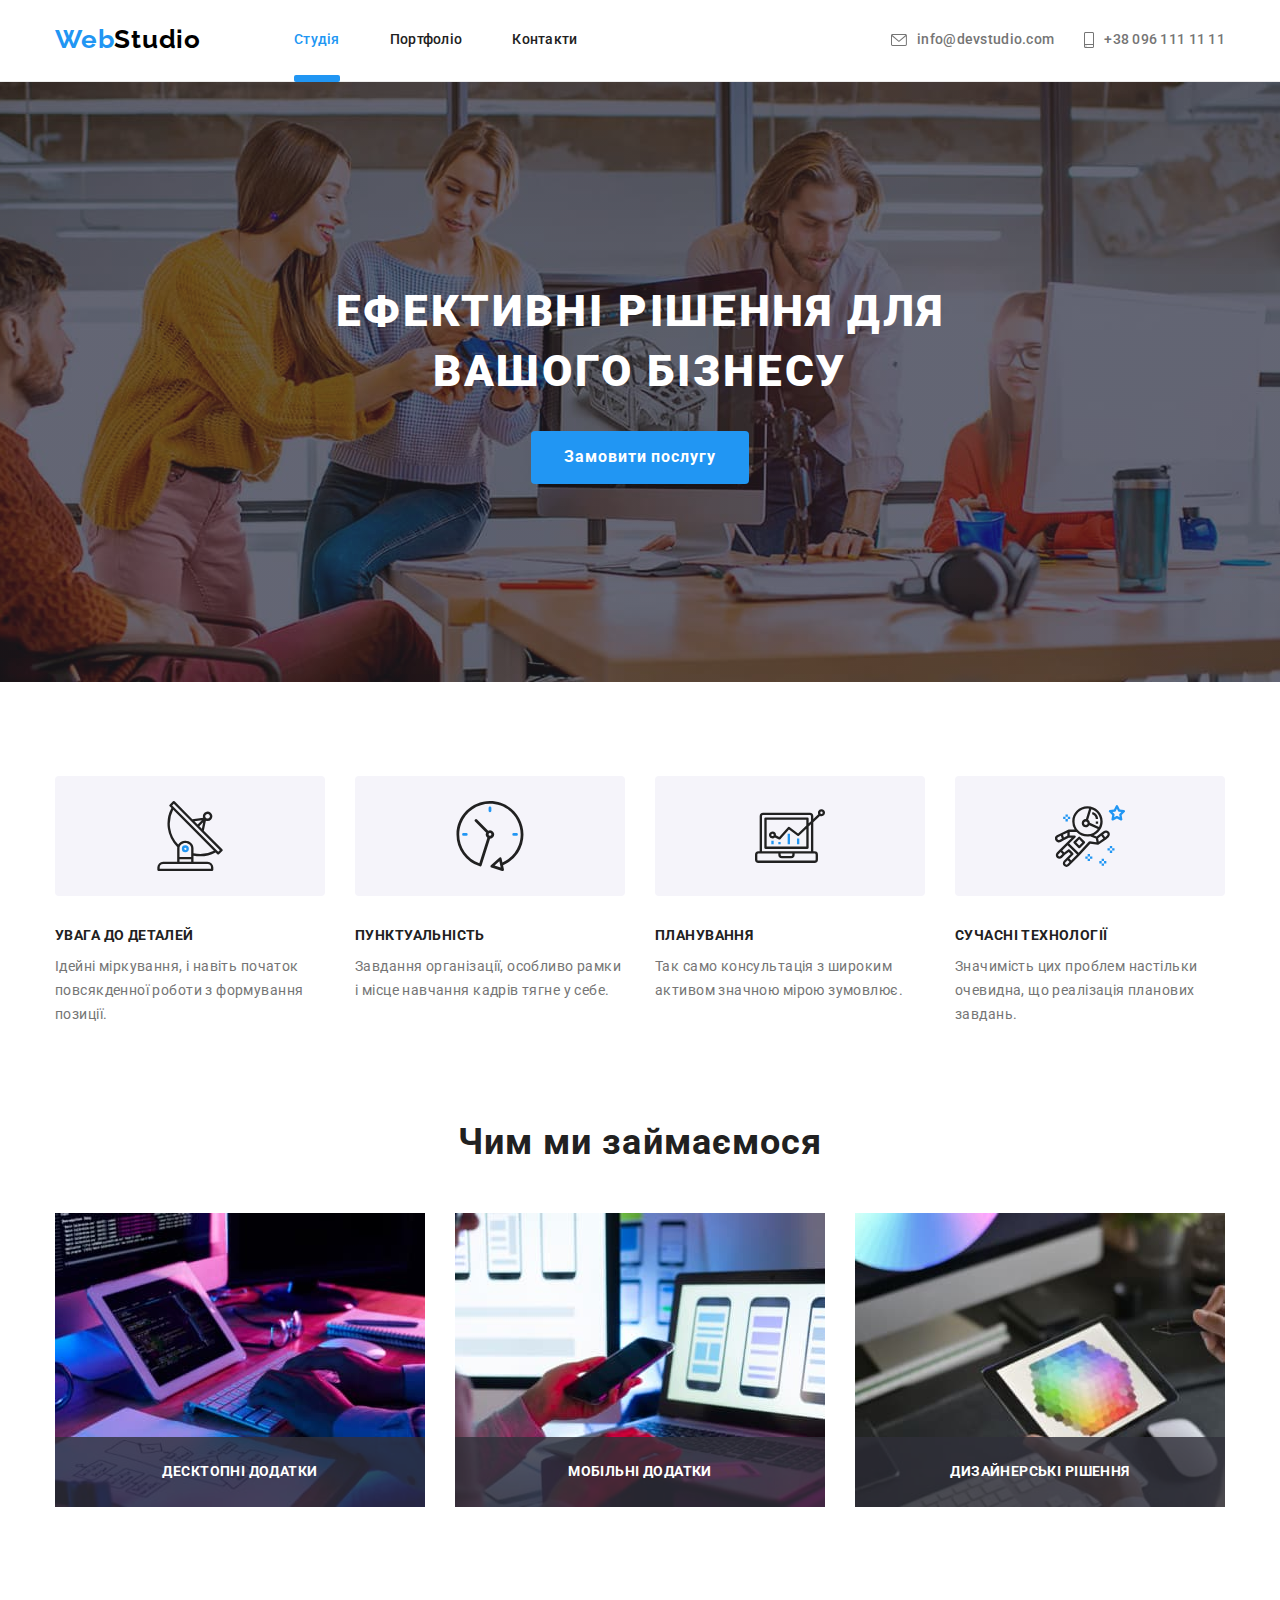
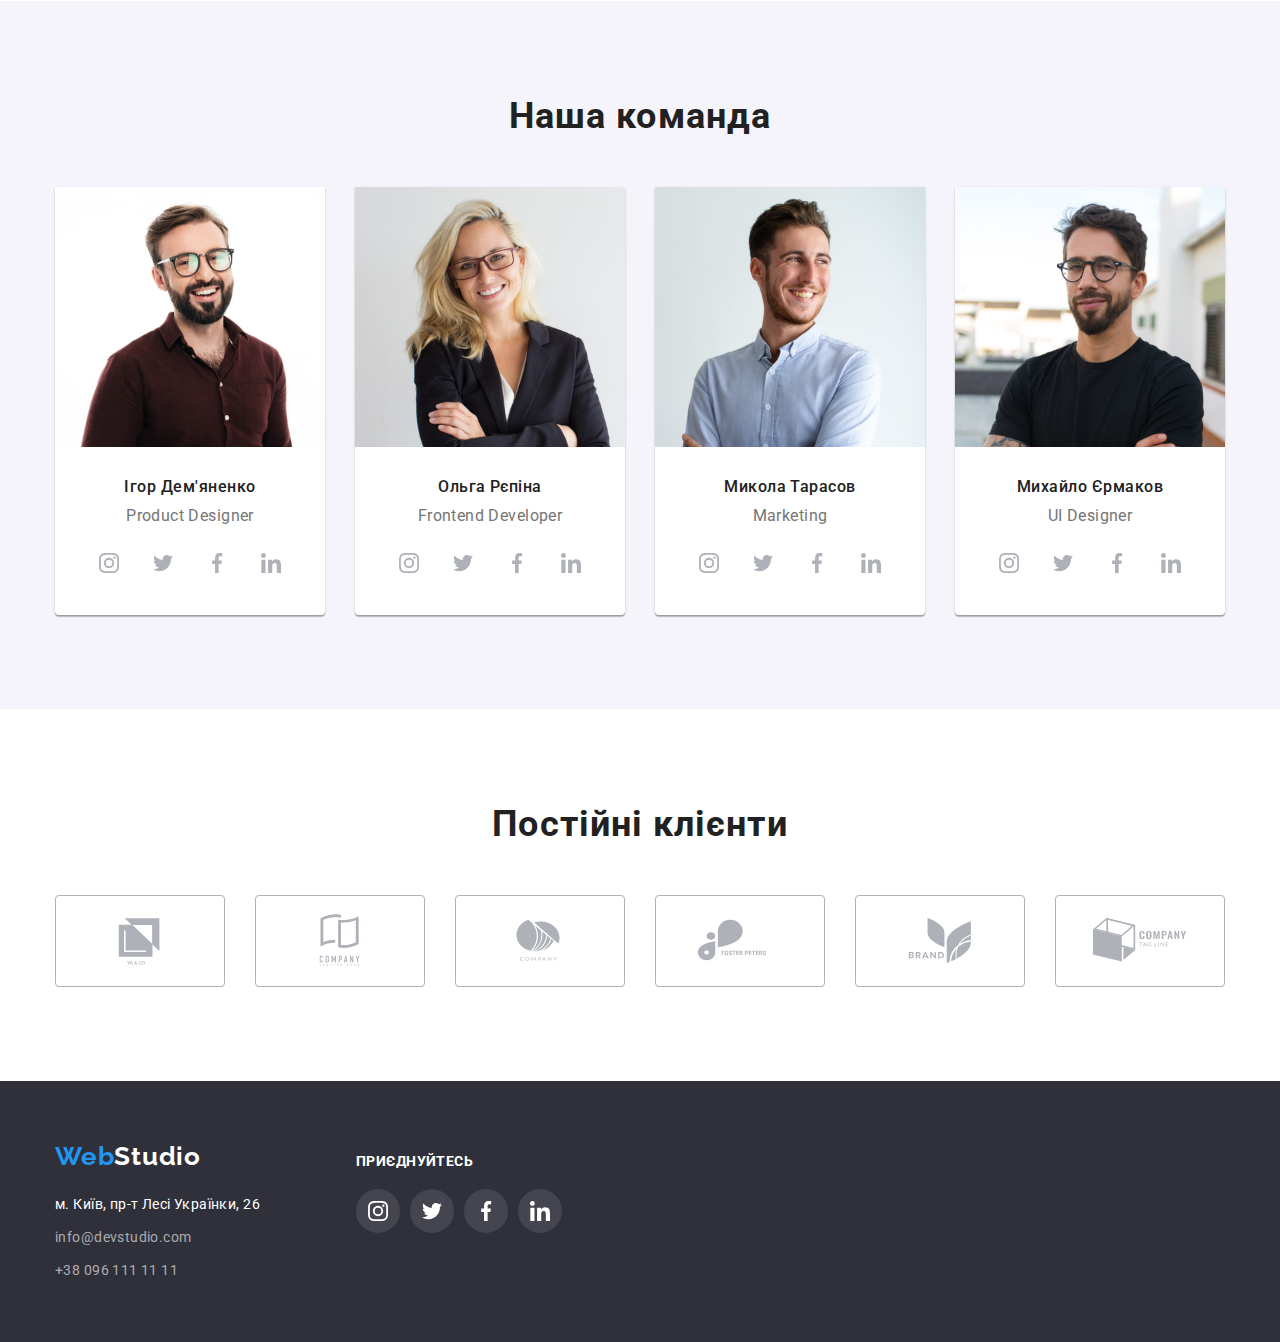
<file: index.html>
<!DOCTYPE html>
<html lang="uk">
  <head>
    <meta charset="UTF-8" />
    <meta http-equiv="X-UA-Compatible" content="IE=edge" />
    <meta name="viewport" content="width=device-width, initial-scale=1.0" />
    <title lang="en">WebStudio</title>
    <link rel="preconnect" href="https://fonts.googleapis.com" />
    <link rel="preconnect" href="https://fonts.gstatic.com" crossorigin />
    <link
      href="https://fonts.googleapis.com/css2?family=Raleway:ital,wght@0,700;1,700&family=Roboto:ital,wght@0,400;0,500;0,700;0,900;1,400;1,500;1,700;1,900&display=swap"
      rel="stylesheet"
    />
    <link
      rel="stylesheet"
      href="https://cdnjs.cloudflare.com/ajax/libs/modern-normalize/1.1.0/modern-normalize.css"
    />
    <link rel="stylesheet" href="./css/styles.css" />
  </head>
  <body>
    <!-- header -->
    <header class="header">
      <div class="main-nav container">
        <a href="./index.html" class="logo link">
          <span class="logo-web" lang="en">Web</span
            ><span class="logo-studio" lang="en">Studio</span>
        </a>
        <nav>
          <ul class="site-nav list">
            <li class="header-item">
              <a href="./index.html" class="link current">Студія</a>
            </li>
            <li class="header-item">
              <a href="./portfolio.html" class="link">Портфоліо</a>
            </li>
            <li class="header-item">
              <a href="#" class="link">Контакти</a>
            </li>
          </ul>
        </nav>
        <ul class="auth-nav list">
          <li class="auth-nav-item">
            <a href="mailto:info@devstudio.com" class="link contacts-link">
              <svg class="contacts-icon" width="16" height="12">
                <use href="./images/icons.svg#icon-envelope"></use></svg
              >info@devstudio.com</a
            >
          </li>
          <li class="auth-nav-item">
            <a href="tel:+380961111111" class="link contacts-link">
              <svg class="contacts-icon" width="10" height="16">
                <use href="./images/icons.svg#icon-smartphone"></use></svg
              >+38 096 111 11 11</a>
          </li>
        </ul>
      </div>
    </header>
    <main>
      <!-- hero -->
      <section class="section hero">
        <div class="container">
          <h1 class="hero-title">Ефективні рішення для вашого бізнесу</h1>
          <button type="button" class="hero-button" data-modal-open>Замовити послугу</button>
        </div>
      </section>
      <!-- features -->
      <section class="section features">
        <div class="container">
          <h2 class="visually-hidden">Наші переваги</h2>
          <ul class="list">
            <li class="features-item">
              <div class="features-icon"><svg class="features-item-icon" width="70" height="70"><use href="./images/icons.svg#icon-antenna"></use></svg></div>
              <h3 class="features-title">УВАГА ДО ДЕТАЛЕЙ</h3>
              <p class="features-text">
                Ідейні міркування, і навіть початок повсякденної роботи з формування позиції.
              </p>
            </li>
            <li class="features-item">
              <div class="features-icon"><svg class="features-item-icon" width="70" height="70"><use href="./images/icons.svg#icon-clock"></use></svg></div>
              <h3 class="features-title">ПУНКТУАЛЬНІСТЬ</h3>
              <p class="features-text">
                Завдання організації, особливо рамки і місце навчання кадрів тягне у себе.
              </p>
            </li>
            <li class="features-item">
              <div class="features-icon"><svg class="features-item-icon" width="70" height="70"><use href="./images/icons.svg#icon-diagram"></use></svg></div>
              <h3 class="features-title">ПЛАНУВАННЯ</h3>
              <p class="features-text">
                Так само консультація з широким активом значною мірою зумовлює.
              </p>
            </li>
            <li class="features-item">
              <div class="features-icon"><svg class="features-item-icon" width="70" height="70"><use href="./images/icons.svg#icon-astronaut"></use></svg></div>
              <h3 class="features-title">СУЧАСНІ ТЕХНОЛОГІЇ</h3>
              <p class="features-text">
                Значимість цих проблем настільки очевидна, що реалізація планових завдань.
              </p>
            </li>
          </ul>
        </div>
      </section>
      <!-- examples -->
      <section class="section examples">
        <div class="container">
          <h2 class="section-title">Чим ми займаємося</h2>
          <ul class="list">
            <li class="examples-item">
              <div class="img-wrapper"><img src="./images/box1.jpg" alt="Людина з планшетом" width="370" /></div>
              <div class="examples-dscr">Десктопні додатки</div>
            </li>
            <li class="examples-item">
              <div class="img-wrapper"><img src="./images/box2.jpg" alt="Людина з ноубуком" width="370" /></div>
              <div class="examples-dscr">Мобільні додатки</div>
            </li>
            <li class="examples-item">
              <div class="img-wrapper"><img src="./images/box3.jpg" alt="Людина з планшетом" width="370" /></div>
              <div class="examples-dscr">Дизайнерські рішення</div>
            </li>
          </ul>
        </div>
      </section>
      <!-- team -->
      <section class="section team">
        <div class="container">
          <h2 class="section-title">Наша команда</h2>
          <ul class="team-list list">
            <li class="team-item">
              <img src="./images/img.jpg" alt="Хлопець в окулярах посміхається" width="270" />
              <h3 class="team-title">Ігор Дем'яненко</h3>
              <p class="team-text" lang="en">Product Designer</p>
              <ul class="social-icons list">
                <li class="social-item">
                  <a href="" class="social-link link">
                    <svg class="social-icon" width="20" height="20">
                      <use href="./images/icons.svg#icon-instagram"></use>
                    </svg>
                  </a>
                </li>
                <li class="social-item">
                  <a href="" class="social-link link">
                    <svg class="social-icon" width="20" height="20">
                      <use href="./images/icons.svg#icon-twitter"></use>
                    </svg>
                  </a>
                </li>
                <li class="social-item">
                  <a href="" class="social-link link">
                    <svg class="social-icon" width="20" height="20">
                      <use href="./images/icons.svg#icon-facebook"></use>
                    </svg>
                  </a>
                </li>
                <li class="social-item">
                  <a href="" class="social-link link">
                    <svg class="social-icon" width="20" height="20">
                      <use href="./images/icons.svg#icon-linkedin"></use>
                    </svg>
                  </a>
                </li>
              </ul>
            </li>
            <li class="team-item">
              <img src="./images/img1.jpg" alt="Дівчина в окулярах посміхається" width="270" />
              <h3 class="team-title">Ольга Рєпіна</h3>
              <p class="team-text" lang="en">Frontend Developer</p>
              <ul class="social-icons list">
                <li class="social-item">
                  <a href="" class="social-link link">
                    <svg class="social-icon" width="20" height="20">
                      <use href="./images/icons.svg#icon-instagram"></use>
                    </svg>
                  </a>
                </li>
                <li class="social-item">
                  <a href="" class="social-link link">
                    <svg class="social-icon" width="20" height="20">
                      <use href="./images/icons.svg#icon-twitter"></use>
                    </svg>
                  </a>
                </li>
                <li class="social-item">
                  <a href="" class="social-link link">
                    <svg class="social-icon" width="20" height="20">
                      <use href="./images/icons.svg#icon-facebook"></use>
                    </svg>
                  </a>
                </li>
                <li class="social-item">
                  <a href="" class="social-link link">
                    <svg class="social-icon" width="20" height="20">
                      <use href="./images/icons.svg#icon-linkedin"></use>
                    </svg>
                  </a>
                </li>
              </ul>
            </li>
            <li class="team-item">
              <img src="./images/img2.jpg" alt="Хлопець посміхається" width="270" />
              <h3 class="team-title">Микола Тарасов</h3>
              <p class="team-text" lang="en">Marketing</p>
              <ul class="social-icons list">
                <li class="social-item">
                  <a href="" class="social-link link">
                    <svg class="social-icon" width="20" height="20">
                      <use href="./images/icons.svg#icon-instagram"></use>
                    </svg>
                  </a>
                </li>
                <li class="social-item">
                  <a href="" class="social-link link">
                    <svg class="social-icon" width="20" height="20">
                      <use href="./images/icons.svg#icon-twitter"></use>
                    </svg>
                  </a>
                </li>
                <li class="social-item">
                  <a href="" class="social-link link">
                    <svg class="social-icon" width="20" height="20">
                      <use href="./images/icons.svg#icon-facebook"></use>
                    </svg>
                  </a>
                </li>
                <li class="social-item">
                  <a href="" class="social-link link">
                    <svg class="social-icon" width="20" height="20">
                      <use href="./images/icons.svg#icon-linkedin"></use>
                    </svg>
                  </a>
                </li>
              </ul>
            </li>
            <li class="team-item">
              <img src="./images/img3.jpg" alt="Хлопець в окулярах" width="270" />
              <h3 class="team-title">Михайло Єрмаков</h3>
              <p class="team-text" lang="en">UI Designer</p>
              <ul class="social-icons list">
                <li class="social-item">
                  <a href="" class="social-link link">
                    <svg class="social-icon" width="20" height="20">
                      <use href="./images/icons.svg#icon-instagram"></use>
                    </svg>
                  </a>
                </li>
                <li class="social-item">
                  <a href="" class="social-link link">
                    <svg class="social-icon" width="20" height="20">
                      <use href="./images/icons.svg#icon-twitter"></use>
                    </svg>
                  </a>
                </li>
                <li class="social-item">
                  <a href="" class="social-link link">
                    <svg class="social-icon" width="20" height="20">
                      <use href="./images/icons.svg#icon-facebook"></use>
                    </svg>
                  </a>
                </li>
                <li class="social-item">
                  <a href="" class="social-link link">
                    <svg class="social-icon" width="20" height="20">
                      <use href="./images/icons.svg#icon-linkedin"></use>
                    </svg>
                  </a>
                </li>
              </ul>
            </li>
          </ul>
        </div>
      </section>
      <!-- clients -->
      <section class="section clients">
        <div class="container">
          <h2 class="section-title">Постійні клієнти</h2>
          <ul class="clients-list list">
            <li class="clients-item">
              <a href="" class="clients-link">
                <svg class="clients-icon" width="106" height="60">
                  <use href="./images/icons.svg#icon-client1"></use>
                </svg>
              </a>
            </li>
            <li class="clients-item">
              <a href="" class="clients-link">
                <svg class="clients-icon" width="106" height="60">
                  <use href="./images/icons.svg#icon-client2"></use>
                </svg>
              </a>
            </li>
            <li class="clients-item">
              <a href="" class="clients-link">
                <svg class="clients-icon" width="106" height="60">
                  <use href="./images/icons.svg#icon-client3"></use>
                </svg>
              </a>
            </li>
            <li class="clients-item">
              <a href="" class="clients-link">
                <svg class="clients-icon" width="106" height="60">
                  <use href="./images/icons.svg#icon-client4"></use>
                </svg>
              </a>
            </li>
            <li class="clients-item">
              <a href="" class="clients-link">
                <svg class="clients-icon" width="106" height="60">
                  <use href="./images/icons.svg#icon-client5"></use>
                </svg>
              </a>
            </li>
            <li class="clients-item">
              <a href="" class="clients-link">
                <svg class="clients-icon" width="106" height="60">
                  <use href="./images/icons.svg#icon-client6"></use>
                </svg>
              </a>
            </li>
          </ul>
        </div>
      </section>
    </main>
    <!-- footer -->
    <footer class="footer">
      <div class="footer-address-social container">
        <div class="footer-address-list">
            <a href="./index.html" class="link footer-logo">
              <span class="footer-logo-web" lang="en">Web</span
              ><span class="footer-logo-studio" lang="en">Studio</span>
            </a>
            <address>
              <ul class="list">
                <li class="footer-item">
                  <a
                    href="https://goo.gl/maps/YVStPBYN47tz3UrX9"
                    target="_blank"
                    rel="noopener noreferrer nofollow"
                    class="link"
                    >м. Київ, пр-т Лесі Українки, 26
                  </a>
                </li>
                <li class="footer-item">
                  <a href="mailto:info@devstudio.com" class="link contacts">info@devstudio.com</a>
                </li>
                <li class="footer-item">
                  <a href="tel:+380961111111" class="link contacts">+38 096 111 11 11</a>
                </li>
              </ul>
            </address>
          </div>
          <div class="footer-social-media">
            <h3 class="footer-social-title">приєднуйтесь</h3>
            <ul class="footer-social-list">
              <li class="footer-social-item">
                <a href="" class="footer-social-link">
                  <svg class="footer-social-icon" width="20" height="20">
                    <use href="./images/icons.svg#icon-instagram"></use>
                  </svg>
                </a>
              </li>
              <li class="footer-social-item">
                <a href="" class="footer-social-link">
                  <svg class="footer-social-icon" width="20" height="20">
                    <use href="./images/icons.svg#icon-twitter"></use>
                  </svg>
                </a>
              </li>
              <li class="footer-social-item">
                <a href="" class="footer-social-link">
                  <svg class="footer-social-icon" width="20" height="20">
                    <use href="./images/icons.svg#icon-facebook"></use>
                  </svg>
                </a>
              </li>
              <li class="footer-social-item">
                <a href="" class="footer-social-link">
                  <svg class="footer-social-icon" width="20" height="20">
                    <use href="./images/icons.svg#icon-linkedin"></use>
                  </svg>
                </a>
              </li>
            </ul>
          </div>
      </div>
    </footer>
    <div class="modal-backdrop is-hidden" data-modal>
      <div class="modal">
        <div class="close-sign" data-modal-close>
          <svg class="close-icon" width="18" height="18">
            <use href="./images/icons.svg#close-icon"></use>
          </svg>
        </div>
      </div>
    </div>
    <script src="./js/modal.js"></script>
  </body>
</html>
</file>
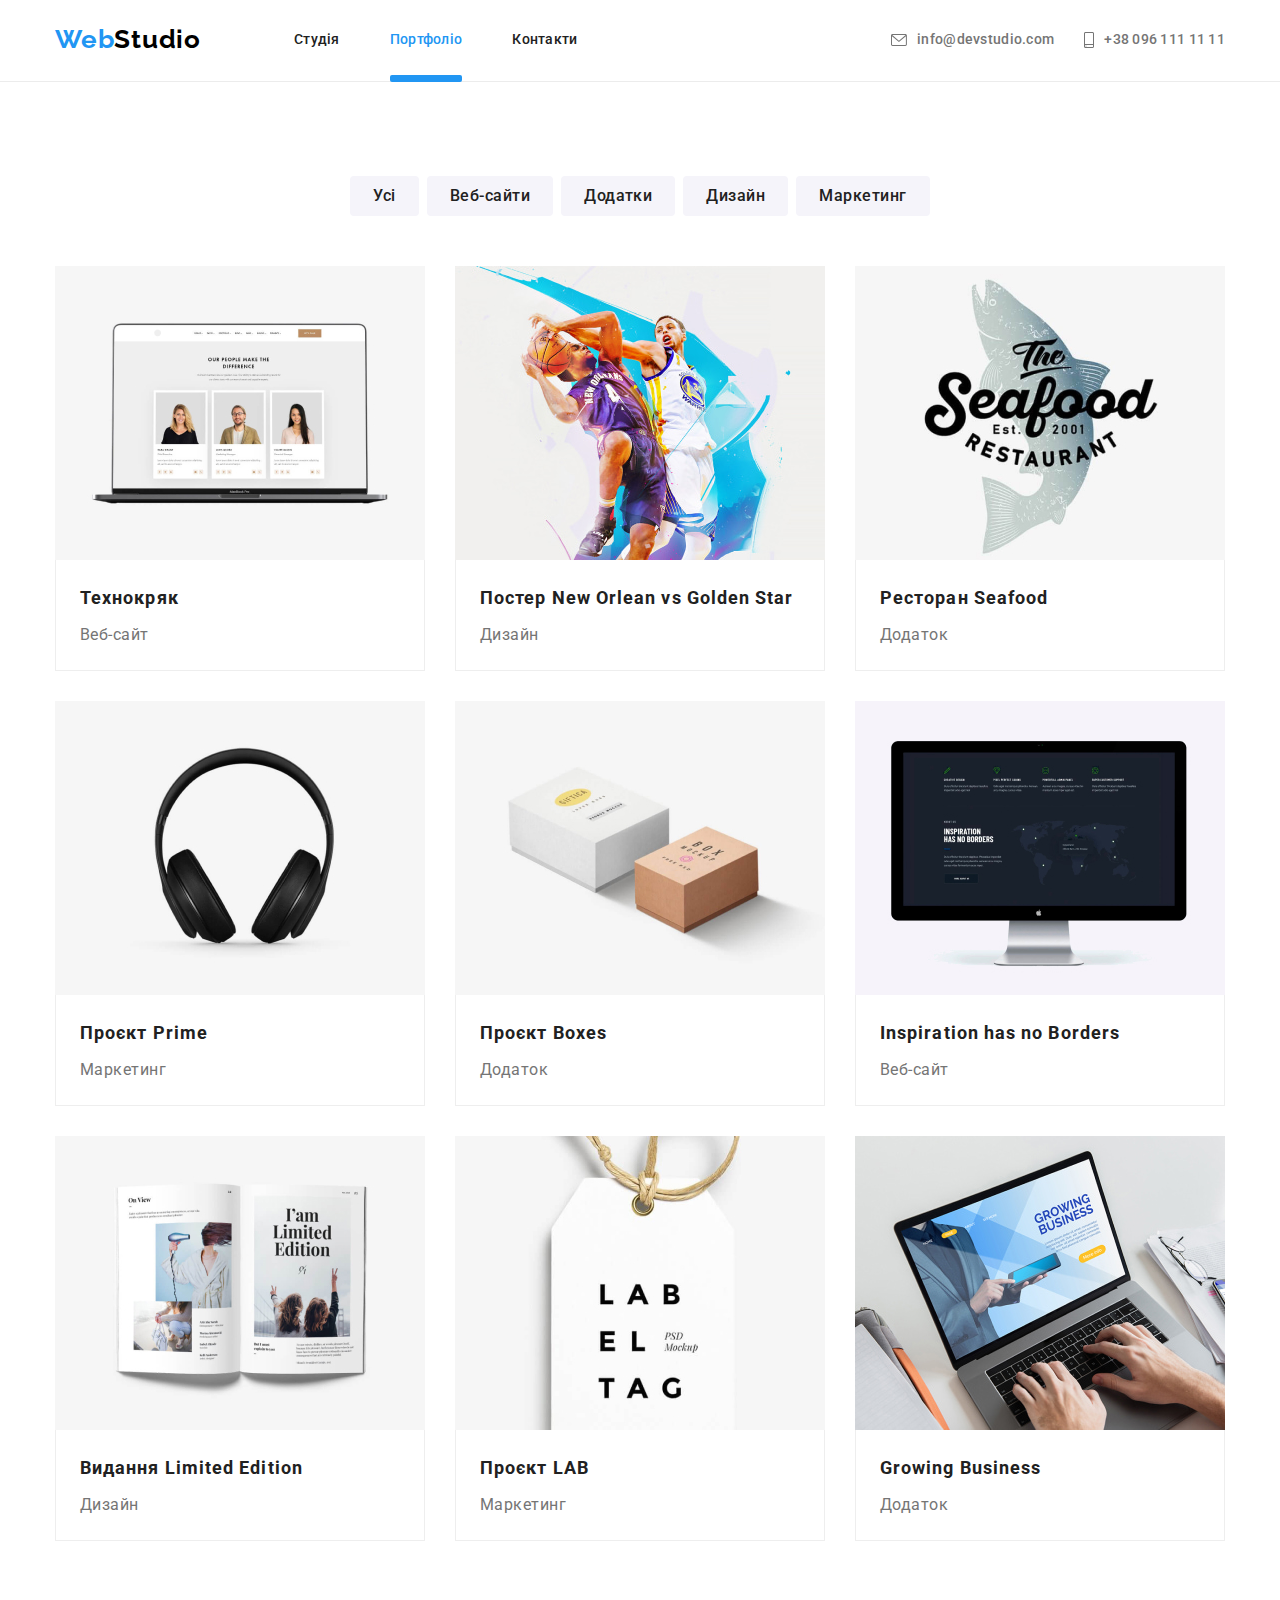
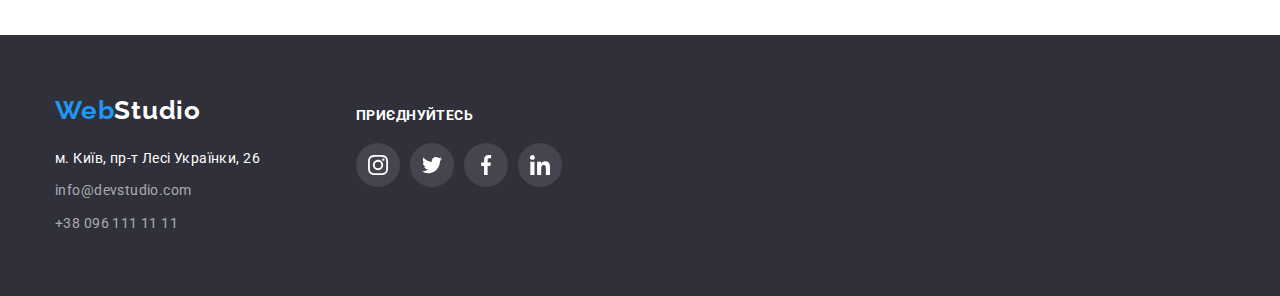
<file: portfolio.html>
<!DOCTYPE html>
<html lang="uk">
  <head>
    <meta charset="UTF-8" />
    <meta http-equiv="X-UA-Compatible" content="IE=edge" />
    <meta name="viewport" content="width=device-width, initial-scale=1.0" />
    <title lang="en">Portfolio</title>
    <link rel="preconnect" href="https://fonts.googleapis.com" />
    <link rel="preconnect" href="https://fonts.gstatic.com" crossorigin />
    <link
      href="https://fonts.googleapis.com/css2?family=Raleway:ital,wght@0,700;1,700&family=Roboto:ital,wght@0,400;0,500;0,700;0,900;1,400;1,500;1,700;1,900&display=swap"
      rel="stylesheet"
    />
    <link
      rel="stylesheet"
      href="https://cdnjs.cloudflare.com/ajax/libs/modern-normalize/1.1.0/modern-normalize.css"
    />
    <link rel="stylesheet" href="./css/styles.css" />
  </head>
  <body>
    <!-- header -->
    <header class="header">
      <div class="main-nav container">
        <a href="./index.html" class="logo link">
          <span class="logo-web" lang="en">Web</span
          ><span class="logo-studio" lang="en">Studio</span>
        </a>
        <nav>
          <ul class="site-nav list">
            <li class="header-item">
              <a href="./index.html" class="link">Студія</a>
            </li>
            <li class="header-item">
              <a href="./portfolio.html" class="link current">Портфоліо</a>
            </li>
            <li class="header-item">
              <a href="#" class="link">Контакти</a>
            </li>
          </ul>
        </nav>
        <ul class="auth-nav list">
          <li class="auth-nav-item">
            <a href="mailto:info@devstudio.com" class="link contacts-link">
              <svg class="contacts-icon" width="16" height="12">
                <use href="./images/icons.svg#icon-envelope"></use></svg
              >info@devstudio.com</a
            >
          </li>
          <li class="auth-nav-item">
            <a href="tel:+380961111111" class="link contacts-link">
              <svg class="contacts-icon" width="10" height="16">
                <use href="./images/icons.svg#icon-smartphone"></use></svg
              >+38 096 111 11 11</a
            >
          </li>
        </ul>
      </div>
    </header>
    <!-- main -->
    <main>
      <section class="portfolio">
        <div class="container">
          <h1 class="visually-hidden">Наші проєкти</h1>
          <!-- List of filtrs -->
          <ul class="portfolio-btn-list list">
            <li class="portfolio-btn-item">
              <button type="button" class="button">Усі</button>
            </li>
            <li class="portfolio-btn-item">
              <button type="button" class="button">Веб-сайти</button>
            </li>
            <li class="portfolio-btn-item">
              <button type="button" class="button">Додатки</button>
            </li>
            <li class="portfolio-btn-item">
              <button type="button" class="button">Дизайн</button>
            </li>
            <li class="portfolio-btn-item">
              <button type="button" class="button">Маркетинг</button>
            </li>
          </ul>
          <!-- List of projects -->
          <ul class="portfolio-list list">
            <li class="portfolio-item">
              <a href="" class="portfolio-link">
                <div class="img-wrapper">
                  <img class="projects-img"
                    src="./images/img_1.jpg"
                    alt="Стартова сторінка вебсайту"
                    width="370"
                  />
                  <div class="portfolio-hidden-dscr">
                    Ресурс пропонує комплексні пропозиції з різним рівнем
                    функціоналу та сервісів. Все це дозволить відвідувачу
                    отримати вичерпні відомості про компанію чи приватну особу.
                  </div>
                </div>
                <div class="portfolio-dscr">
                  <h3 class="portfolio-title">Технокряк</h3>
                  <p class="portfolio-text">Веб-сайт</p>
                </div>
              </a>
            </li>
            <li class="portfolio-item">
              <a href="" class="portfolio-link">
                <div class="img-wrapper">
                  <img class="projects-img" src="./images/img_2.jpg" alt="Постер" width="370" />
                  <div class="portfolio-hidden-dscr">
                    Ресурс пропонує комплексні пропозиції з різним рівнем
                    функціоналу та сервісів. Все це дозволить відвідувачу
                    отримати вичерпні відомості про компанію чи приватну особу.
                  </div>
                </div>
                <div class="portfolio-dscr">
                  <h3 class="portfolio-title">
                    Постер New Orlean vs Golden Star
                  </h3>
                  <p class="portfolio-text">Дизайн</p>
                </div>
              </a>
            </li>
            <li class="portfolio-item">
              <a href="" class="portfolio-link">
                <div class="img-wrapper">
                  <img class="projects-img"
                    src="./images/img_3.jpg"
                    alt="Логотип ресторану"
                    width="370"
                  />
                  <div class="portfolio-hidden-dscr">
                    Ресурс пропонує комплексні пропозиції з різним рівнем
                    функціоналу та сервісів. Все це дозволить відвідувачу
                    отримати вичерпні відомості про компанію чи приватну особу.
                  </div>
                </div>
                <div class="portfolio-dscr">
                  <h3 class="portfolio-title">Ресторан Seafood</h3>
                  <p class="portfolio-text">Додаток</p>
                </div>
              </a>
            </li>
            <li class="portfolio-item">
              <a href="" class="portfolio-link">
                <div class="img-wrapper">
                  <img class="projects-img" src="./images/img_4.jpg" alt="Навушники" width="370" />
                  <div class="portfolio-hidden-dscr">
                    Ресурс пропонує комплексні пропозиції з різним рівнем
                    функціоналу та сервісів. Все це дозволить відвідувачу
                    отримати вичерпні відомості про компанію чи приватну особу.
                  </div>
                </div>
                <div class="portfolio-dscr">
                  <h3 class="portfolio-title">Проєкт Prime</h3>
                  <p class="portfolio-text">Маркетинг</p>
                </div>
              </a>
            </li>
            <li class="portfolio-item">
              <a href="" class="portfolio-link">
                <div class="img-wrapper">
                  <img class="projects-img"
                    src="./images/img_5.jpg"
                    alt="Зображення коробочок "
                    width="370"
                  />
                  <div class="portfolio-hidden-dscr">
                    Ресурс пропонує комплексні пропозиції з різним рівнем
                    функціоналу та сервісів. Все це дозволить відвідувачу
                    отримати вичерпні відомості про компанію чи приватну особу.
                  </div>
                </div>
                <div class="portfolio-dscr">
                  <h3 class="portfolio-title">Проєкт Boxes</h3>
                  <p class="portfolio-text">Додаток</p>
                </div>
              </a>
            </li>
            <li class="portfolio-item">
              <a href="" class="portfolio-link">
                <div class="img-wrapper">
                  <img class="projects-img"
                    src="./images/img_6.jpg"
                    alt="Стартова сторінка вебсайту"
                    width="370"
                  />
                  <div class="portfolio-hidden-dscr">
                    Ресурс пропонує комплексні пропозиції з різним рівнем
                    функціоналу та сервісів. Все це дозволить відвідувачу
                    отримати вичерпні відомості про компанію чи приватну особу.
                  </div>
                </div>
                <div class="portfolio-dscr">
                  <h3 class="portfolio-title">Inspiration has no Borders</h3>
                  <p class="portfolio-text">Веб-сайт</p>
                </div>
              </a>
            </li>
            <li class="portfolio-item">
              <a href="" class="portfolio-link">
                <div class="img-wrapper">
                  <img class="projects-img"
                    src="./images/img_7.jpg"
                    alt="Зображення книги"
                    width="370"
                  />
                  <div class="portfolio-hidden-dscr">
                    Ресурс пропонує комплексні пропозиції з різним рівнем
                    функціоналу та сервісів. Все це дозволить відвідувачу
                    отримати вичерпні відомості про компанію чи приватну особу.
                  </div>
                </div>
                <div class="portfolio-dscr">
                  <h3 class="portfolio-title">Видання Limited Edition</h3>
                  <p class="portfolio-text">Дизайн</p>
                </div>
              </a>
            </li>
            <li class="portfolio-item">
              <a href="" class="portfolio-link">
                <div class="img-wrapper">
                  <img class="projects-img"
                    src="./images/img_8.jpg"
                    alt="Зображення етикетки"
                    width="370"
                  />
                  <div class="portfolio-hidden-dscr">
                    Ресурс пропонує комплексні пропозиції з різним рівнем
                    функціоналу та сервісів. Все це дозволить відвідувачу
                    отримати вичерпні відомості про компанію чи приватну особу.
                  </div>
                </div>
                <div class="portfolio-dscr">
                  <h3 class="portfolio-title">Проєкт LAB</h3>
                  <p class="portfolio-text">Маркетинг</p>
                </div>
              </a>
            </li>
            <li class="portfolio-item">
              <a href="" class="portfolio-link">
                <div class="img-wrapper">
                  <img class="projects-img"
                    src="./images/img_9.jpg"
                    alt="Зображення ноутбуку"
                    width="370"
                  />
                  <div class="portfolio-hidden-dscr">
                    Ресурс пропонує комплексні пропозиції з різним рівнем
                    функціоналу та сервісів. Все це дозволить відвідувачу
                    отримати вичерпні відомості про компанію чи приватну особу.
                  </div>
                </div>
                <div class="portfolio-dscr">
                  <h3 class="portfolio-title">Growing Business</h3>
                  <p class="portfolio-text">Додаток</p>
                </div>
              </a>
            </li>
          </ul>
        </div>
      </section>
    </main>
    <!-- footer -->
    <footer class="footer">
      <div class="footer-address-social container">
        <div class="footer-address-list">
          <a href="./index.html" class="link footer-logo">
            <span class="footer-logo-web" lang="en">Web</span
            ><span class="footer-logo-studio" lang="en">Studio</span>
          </a>
          <address>
            <ul class="list">
              <li class="footer-item">
                <a
                  href="https://goo.gl/maps/YVStPBYN47tz3UrX9"
                  target="_blank"
                  rel="noopener noreferrer nofollow"
                  class="link"
                  >м. Київ, пр-т Лесі Українки, 26
                </a>
              </li>
              <li class="footer-item">
                <a href="mailto:info@devstudio.com" class="link contacts"
                  >info@devstudio.com</a
                >
              </li>
              <li class="footer-item">
                <a href="tel:+380961111111" class="link contacts"
                  >+38 096 111 11 11</a
                >
              </li>
            </ul>
          </address>
        </div>
        <div class="footer-social-media">
          <h3 class="footer-social-title">приєднуйтесь</h3>
          <ul class="footer-social-list">
            <li class="footer-social-item">
              <a href="" class="footer-social-link">
                <svg class="footer-social-icon" width="20" height="20">
                  <use href="./images/icons.svg#icon-instagram"></use>
                </svg>
              </a>
            </li>
            <li class="footer-social-item">
              <a href="" class="footer-social-link">
                <svg class="footer-social-icon" width="20" height="20">
                  <use href="./images/icons.svg#icon-twitter"></use>
                </svg>
              </a>
            </li>
            <li class="footer-social-item">
              <a href="" class="footer-social-link">
                <svg class="footer-social-icon" width="20" height="20">
                  <use href="./images/icons.svg#icon-facebook"></use>
                </svg>
              </a>
            </li>
            <li class="footer-social-item">
              <a href="" class="footer-social-link">
                <svg class="footer-social-icon" width="20" height="20">
                  <use href="./images/icons.svg#icon-linkedin"></use>
                </svg>
              </a>
            </li>
          </ul>
        </div>
      </div>
    </footer>
  </body>
</html>
</file>
<file: css/styles.css>
:root {
  --color-text: #757575;
  --second-color-text: #212121;
  --third-color-text: #000000;
  --second-bg-color: #f5f4fa;
  --third-bg-color: #2f303a;
  --fourth-bg-color: #c4c4c4;
  --accent-color: #2196f3;
  --border-color: #ececec;
  --border-second-color: #eeeeee;
  --primary-white-color: #ffffff;
  --secondary-white-color: rgba(255, 255, 255, 0.6);
  --color-social-media: #afb1b8;
}
html {
  box-sizing: border-box;
}
*,
*::before,
*::after {
  box-sizing: inherit;
}
h1,
h2,
h3,
p,
ul {
  margin: 0;
  padding: 0;
}
body {
  background-color: var(--primary-white-color);
  font-family: "Roboto", sans-serif;
  font-style: normal;
  font-size: 14px;
  line-height: 1.7;
  letter-spacing: 0.03em;
  color: var(--color-text);
}
.container {
  width: 1200px;
  margin: 0 auto;
  padding-left: 15px;
  padding-right: 15px;
}
img {
  display: block;
  width: 100%;
  height: auto;
}
.visually-hidden {
  position: absolute;
  white-space: nowrap;
  width: 1px;
  height: 1px;
  overflow: hidden;
  border: 0;
  padding: 0;
  clip: rect(0 0 0 0);
  clip-path: inset(50%);
  margin: -1px;
}
/* header */
.header {
  background-color: var(--primary-white-color);
  border-bottom: 1px solid var(--border-color);
}
.main-nav {
  display: flex;
  align-items: center;
}
.header .list {
  list-style: none;
}
.header .link {
  text-decoration: none;
}
.header .link:hover,
.header .link:focus {
  color: var(--accent-color);
}
/* header logo */
.logo {
  display: block;
  margin-right: 93px;
  padding-top: 24px;
  padding-bottom: 25px;
}
.logo-web {
  font-family: "Raleway";
  font-weight: 700;
  font-size: 26px;
  line-height: 1.19;
  letter-spacing: 0.03em;
  color: var(--accent-color);
}
.logo-studio {
  font-family: "Raleway";
  font-weight: 700;
  font-size: 26px;
  line-height: 1.19;
  letter-spacing: 0.03em;
  color: var(--third-color-text);
}
/* navigation */
.site-nav {
  display: flex;
  /* align-items: flex-start; */
}
.header-item:not(:last-child) {
  margin-right: 50px;
}
.site-nav .link {
  display: block;
  padding-top: 32px;
  padding-bottom: 32px;
  text-decoration: none;
  font-weight: 500;
  font-size: 14px;
  line-height: 1.14;
  letter-spacing: 0.02em;
  color: var(--second-color-text);
  transition-property: color;
  transition-duration: 250ms;
  transition-timing-function: cubic-bezier(0.4, 0, 0.2, 1);
  /* transition: color 250ms cubic-bezier(0.4, 0, 0.2, 1); */
  /* border-bottom: 4px solid transparent;
  border-radius: 2px; */
}
.site-nav .link:hover,
.site-nav .link:focus {
  color: var(--accent-color);
}
.site-nav .link.current {
  color: var(--accent-color);
  position: relative;
  /* border-bottom: 4px solid var(--accent-color); */
}
.site-nav .link.current::after {
  content: "";
  position: absolute;
  width: 100%;
  height: 4px;
  bottom: -1.5px;
  left: 0;
  margin-top: 25px;
  border-bottom: 4px;
  border-color: var(--accent-color);
  border-style: solid;
  border-radius: 2px;
}
.auth-nav {
  display: flex;
  margin-left: auto;
}
.auth-nav-item:not(:last-child) {
  margin-right: 30px;
}
.auth-nav .contacts-link {
  display: flex;
  padding-top: 32px;
  padding-bottom: 32px;
  color: var(--color-text);
  text-decoration: none;
  font-weight: 500;
  font-size: 14px;
  line-height: 1.14;
  letter-spacing: 0.02em;
  align-items: center;
  transition-property: color;
  transition-duration: 250ms;
  transition-timing-function: cubic-bezier(0.4, 0, 0.2, 1);
  /* transition: color 250ms cubic-bezier(0.4, 0, 0.2, 1); */
}
.auth-nav .contacts-link:hover,
.auth-nav .contacts-link:focus {
  color: var(--accent-color);
}
.contacts-icon {
  margin-right: 10px;
  fill: currentColor;
}
/* hero */
.hero {
  padding-top: 200px;
  padding-bottom: 200px;
  margin-left: auto;
  margin-right: auto;
  text-align: center;
  max-width: 1600px;
  height: 600px;
  background-image: linear-gradient(
      to right,
      rgba(47, 48, 58, 0.4),
      rgba(47, 48, 58, 0.4)
    ),
    url("../images/imghero.jpg");
  background-repeat: no-repeat;
  background-position: center;
  background-size: cover;
  background-color: var(--fourth-bg-color);
}
.hero-title {
  margin: 0 auto;
  max-width: 696px;
  color: var(--primary-white-color);
  font-weight: 900;
  font-size: 44px;
  line-height: 1.36;
  text-align: center;
  letter-spacing: 0.06em;
  text-transform: uppercase;
}
.hero-button {
  display: inline-block;
  border: 1px solid transparent;
  padding: 10px 32px;
  border-radius: 4px;
  margin-top: 30px;
  min-width: 216px;
  background-color: var(--accent-color);
  font-family: inherit;
  font-weight: 700;
  font-size: 16px;
  line-height: 1.9;
  text-align: center;
  letter-spacing: 0.06em;
  color: var(--primary-white-color);
  cursor: pointer;
}

/* modal window */
.modal-backdrop {
  position: fixed;
  width: 100%;
  height: 100%;
  left: 0px;
  top: 0px;
  background: rgba(0, 0, 0, 0.2);
  transition: opacity 250ms, visibility 250ms;
}
.modal-backdrop.is-hidden .modal {
  transform: scale(0.5);
}
.modal {
  position: absolute;
  width: 528px;
  height: 581px;
  left: 50%;
  top: 50px;
  transform: translate(-50%) scale(1);
  /* transition: transform 250ms cubic-bezier(0.4, 0, 0.2, 1); */
  transition-property: transform;
  transition-duration: 250ms;
  transition-timing-function: cubic-bezier(0.4, 0, 0.2, 1);
  background: #ffffff;
  box-shadow: 0px 1px 3px rgba(0, 0, 0, 0.12), 0px 1px 1px rgba(0, 0, 0, 0.14),
    0px 2px 1px rgba(0, 0, 0, 0.2);
  border-radius: 4px;
}
.modal .close-sign {
  position: absolute;
  display: flex;
  justify-content: center;
  cursor: pointer;
  width: 30px;
  height: 30px;
  /* left: 496px; */
  right: 6px;
  top: 6px;
  align-items: center;
  border: 1px solid rgba(0, 0, 0, 0.1);
  border-radius: 50%;
}
.close-icon {
  fill: var(--third-color-text);
}
.is-hidden {
  visibility: hidden;
  opacity: 0;
  pointer-events: none;
}
/* features */
.features {
  padding-top: 94px;
  padding-bottom: 94px;
}
.section-title {
  font-weight: 700;
  font-size: 36px;
  line-height: 1.17;
  text-align: center;
  letter-spacing: 0.03em;
  color: var(--second-color-text);
}
.features .list {
  padding: 0;
  margin: 0;
  list-style: none;
  display: flex;
  flex-wrap: wrap;
}
.features-item {
  width: calc((100% - 90px) / 4);
}
.features-item:not(:last-child) {
  margin-right: 30px;
}
.features-icon {
  /* display: flex; */
  padding: 25px 100px;
  margin-bottom: 30px;
  height: 120px;
  background-color: var(--second-bg-color);
  border-radius: 4px;
  /* justify-content: center;
  align-items: center; */
}
.features-title {
  margin-top: 0;
  margin-bottom: 10px;
  font-weight: 700;
  font-size: 14px;
  line-height: 1.4;
  letter-spacing: 0.03em;
  text-transform: uppercase;
  color: var(--second-color-text);
}
/* images of examples */
.examples {
  padding-bottom: 94px;
}
.examples .section-title {
  margin-top: 0;
  margin-bottom: 50px;
}
.examples .list {
  padding: 0;
  margin: 0;
  display: flex;
  flex-wrap: wrap;
  list-style: none;
}
.examples-item {
  position: relative;
  width: calc((100% - 60px) / 3);
}
.examples-dscr {
  display: flex;
  justify-content: center;
  align-items: center;
  position: absolute;
  width: 100%;
  height: 70px;
  bottom: 0;
  background-color: rgba(47, 48, 58, 0.8);
  font-family: "Roboto";
  font-style: normal;
  font-weight: 700;
  font-size: 14px;
  line-height: 1.14;
  text-align: center;
  letter-spacing: 0.03em;
  text-transform: uppercase;
  color: var(--primary-white-color);
}
.examples-item:not(:last-child) {
  margin-right: 30px;
}
/* our team */
.team {
  padding-top: 94px;
  padding-bottom: 94px;
  background-color: var(--second-bg-color);
  text-align: center;
}
.team .section-title {
  margin-bottom: 50px;
}
.team .list {
  list-style: none;
  display: flex;
  /* flex-wrap: wrap; */
}
.team-item {
  padding-bottom: 30px;
  width: calc((100% - 90px) / 4);
  background-color: var(--primary-white-color);
  box-shadow: 0px 1px 3px rgba(0, 0, 0, 0.12), 0px 1px 1px rgba(0, 0, 0, 0.14),
    0px 2px 1px rgba(0, 0, 0, 0.2);
  border-radius: 0px 0px 4px 4px;
}
.team-item:not(:last-child) {
  margin-right: 30px;
}
.team-title {
  margin-top: 30px;
  margin-bottom: 10px;
  font-weight: 500;
  font-size: 16px;
  line-height: 1.19;
  text-align: center;
  letter-spacing: 0.03em;
  color: var(--second-color-text);
}
.team-text {
  margin-top: 0;
  margin-bottom: 16px;
  font-size: 16px;
  line-height: 1.19;
  text-align: center;
}
.team-list .social-icons {
  display: flex;
  justify-content: center;
}
.team-list .social-item {
  width: 44px;
  height: 44px;
}
.team-list .social-item:not(:last-child) {
  margin-right: 10px;
}
.team-list .social-link {
  width: 100%;
  height: 100%;
  display: flex;
  align-items: center;
  justify-content: center;
  color: var(--color-social-media);
  border-radius: 50%;
  transition-property: color, background-color;
  transition-duration: 250ms;
  transition-timing-function: cubic-bezier(0.4, 0, 0.2, 1);
  /* transition: color 250ms cubic-bezier(0.4, 0, 0.2, 1),
    background-color 250ms cubic-bezier(0.4, 0, 0.2, 1); */
}
.team-list .social-link:hover,
.team-list .social-link:focus {
  background-color: var(--accent-color);
  color: var(--primary-white-color);
}
.team-list .social-icon {
  fill: currentColor;
}
/* clients */
.clients {
  padding-top: 94px;
  padding-bottom: 94px;
}
.clients .section-title {
  margin-bottom: 50px;
}
.clients-list {
  display: flex;
  justify-content: center;
  list-style: none;
}
.clients-item {
  width: 170px;
  height: 92px;
}
.clients-item:not(:last-child) {
  margin-right: 30px;
}
.clients-link {
  width: 100%;
  height: 100%;
  display: flex;
  justify-content: center;
  align-items: center;
  color: var(--color-social-media);
  border: 1px solid var(--color-social-media);
  border-radius: 4px;
  transition-property: color, border-color;
  transition-duration: 250ms;
  transition-timing-function: cubic-bezier(0.4, 0, 0.2, 1);
  /* transition: color 250ms cubic-bezier(0.4, 0, 0.2, 1),
    border-color 250ms cubic-bezier(0.4, 0, 0.2, 1); */
}
.clients-link:hover,
.clients-link:focus {
  border-color: var(--accent-color);
  color: var(--accent-color);
}
.clients-icon {
  fill: currentColor;
}
/* footer */
.footer {
  padding-top: 60px;
  padding-bottom: 60px;
  background-color: var(--third-bg-color);
}
/* footer logo */
.footer-logo {
  display: inline-block;
  margin-bottom: 20px;
}
.footer-logo-web {
  font-family: "Raleway";
  font-weight: 700;
  font-size: 26px;
  line-height: 1.19;
  letter-spacing: 0.03em;
  color: var(--accent-color);
}
.footer-logo-studio {
  font-family: "Raleway";
  font-weight: 700;
  font-size: 26px;
  line-height: 1.19;
  letter-spacing: 0.03em;
  color: var(--primary-white-color);
  border-radius: 4px;
}
/* address */
.footer .list {
  list-style: none;
  font-style: normal;
}
.footer-address-social {
  display: flex;
}
.footer-address-list {
  width: 231px;
  margin-right: 70px;
}
.footer .link {
  color: var(--primary-white-color);
  text-decoration: none;
  transition-property: color;
  transition-duration: 250ms;
  transition-timing-function: cubic-bezier(0.4, 0, 0.2, 1);
  /* transition: color 250ms cubic-bezier(0.4, 0, 0.2, 1); */
}
.footer .link:hover,
.footer .link:focus {
  color: var(--accent-color);
}
.footer-item:not(:last-child) {
  margin-bottom: 9px;
}
.footer .contacts {
  color: var(--secondary-white-color);
}
.footer-social-media {
  padding-top: 12px;
  width: 206px;
}
.footer-social-title {
  margin-bottom: 20px;
  font-weight: 700;
  font-size: 14px;
  line-height: 16px;
  letter-spacing: 0.03em;
  text-transform: uppercase;
  color: var(--primary-white-color);
}
.footer-social-list {
  display: flex;
  justify-content: center;
  list-style: none;
}
.footer-social-item {
  width: 44px;
  height: 44px;
}
.footer-social-item:not(:last-child) {
  margin-right: 10px;
}
.footer-social-link {
  width: 100%;
  height: 100%;
  display: flex;
  align-items: center;
  justify-content: center;
  color: var(--primary-white-color);
  background-color: rgba(255, 255, 255, 0.1);
  border-radius: 50%;
  transition-property: color, background-color;
  transition-duration: 250ms;
  transition-timing-function: cubic-bezier(0.4, 0, 0.2, 1);
  /* transition: color 250ms cubic-bezier(0.4, 0, 0.2, 1),
    background-color 250ms cubic-bezier(0.4, 0, 0.2, 1); */
}
.footer-social-link:hover,
.footer-social-link:focus {
  background-color: var(--accent-color);
}
.footer-social-icon {
  fill: currentColor;
}
/* portfolio */
.portfolio {
  padding-top: 94px;
  padding-bottom: 94px;
}
.portfolio .list {
  list-style: none;
}
.portfolio-btn-list {
  margin-bottom: 50px;
  display: flex;
  justify-content: center;
  margin-left: auto;
  margin-right: auto;
}
/* button on portfolio */
.button {
  padding: 6px 22px;
  display: inline-block;
  border: 1px solid transparent;
  border-radius: 4px;
  background-color: var(--second-bg-color);
  font-family: inherit;
  font-weight: 500;
  font-size: 16px;
  line-height: 1.62;
  text-align: center;
  letter-spacing: 0.03em;
  color: var(--second-color-text);
  cursor: pointer;
  transition-property: color, background-color, box-shadow;
  transition-duration: 250ms;
  transition-timing-function: cubic-bezier(0.4, 0, 0.2, 1);
  /* transition: color 250ms cubic-bezier(0.4, 0, 0.2, 1), background-color 250ms cubic-bezier(0.4, 0, 0.2, 1), box-shadow 250ms cubic-bezier(0.4, 0, 0.2, 1); */
}
.portfolio-btn-item:not(:last-child) {
  margin-right: 8px;
}
.button:hover,
.button:focus {
  background-color: var(--accent-color);
  color: var(--primary-white-color);
  box-shadow: 0px 3px 1px rgba(0, 0, 0, 0.1), 0px 1px 2px rgba(0, 0, 0, 0.08),
    0px 2px 2px rgba(0, 0, 0, 0.12);
}
/* list of projects */
.portfolio-list {
  display: flex;
  flex-wrap: wrap;
}
.portfolio-item {
  margin-right: 30px;
  margin-bottom: 30px;
  width: calc((100% - 60px) / 3);
}
.portfolio-item:nth-child(3n) {
  margin-right: 0;
}
.portfolio-item:nth-last-child(-n + 3) {
  margin-bottom: 0px;
}
.portfolio-link {
  text-decoration: none;
  display: block;
  transition-property: box-shadow;
  transition-duration: 250ms;
  transition-timing-function: cubic-bezier(0.4, 0, 0.2, 1);
}
.portfolio-link:hover {
  box-shadow: 0px 1px 1px rgba(0, 0, 0, 0.12), 0px 4px 4px rgba(0, 0, 0, 0.06),
    1px 4px 6px rgba(0, 0, 0, 0.16);
}
.img-wrapper {
  position: relative;
  overflow: hidden;
}
.projects-img {
  display: block;
}
.portfolio-hidden-dscr {
  position: absolute;
  display: flex;
  justify-content: center;
  align-items: center;
  /* padding: 63px 24px; */
  padding-left: 24px;
  padding-right: 24px;
  top: 0;
  left: 0;
  right: 0;
  bottom: 0;
  background-color: rgba(33, 150, 243, 0.9);
  font-family: "Roboto";
  font-style: normal;
  font-weight: 400;
  font-size: 18px;
  line-height: 1.56;
  letter-spacing: 0.03em;
  color: var(--primary-white-color);
  transform: translateY(101%);
  transition-property: transform;
  transition-duration: 250ms;
  transition-timing-function: cubic-bezier(0.4, 0, 0.2, 1);
}
.portfolio-link:hover .portfolio-hidden-dscr {
  transform: translateY(0);
}
.portfolio-dscr {
  padding: 20px 24px;
  border-left: 1px solid var(--border-second-color);
  border-right: 1px solid var(--border-second-color);
  border-bottom: 1px solid var(--border-second-color);
}
.portfolio-title {
  margin-bottom: 4px;
  font-weight: 700;
  font-size: 18px;
  line-height: 2;
  letter-spacing: 0.06em;
  color: var(--second-color-text);
}
.portfolio-text {
  font-size: 16px;
  line-height: 1.88;
  letter-spacing: 0.03em;
  color: var(--color-text);
}
</file>
